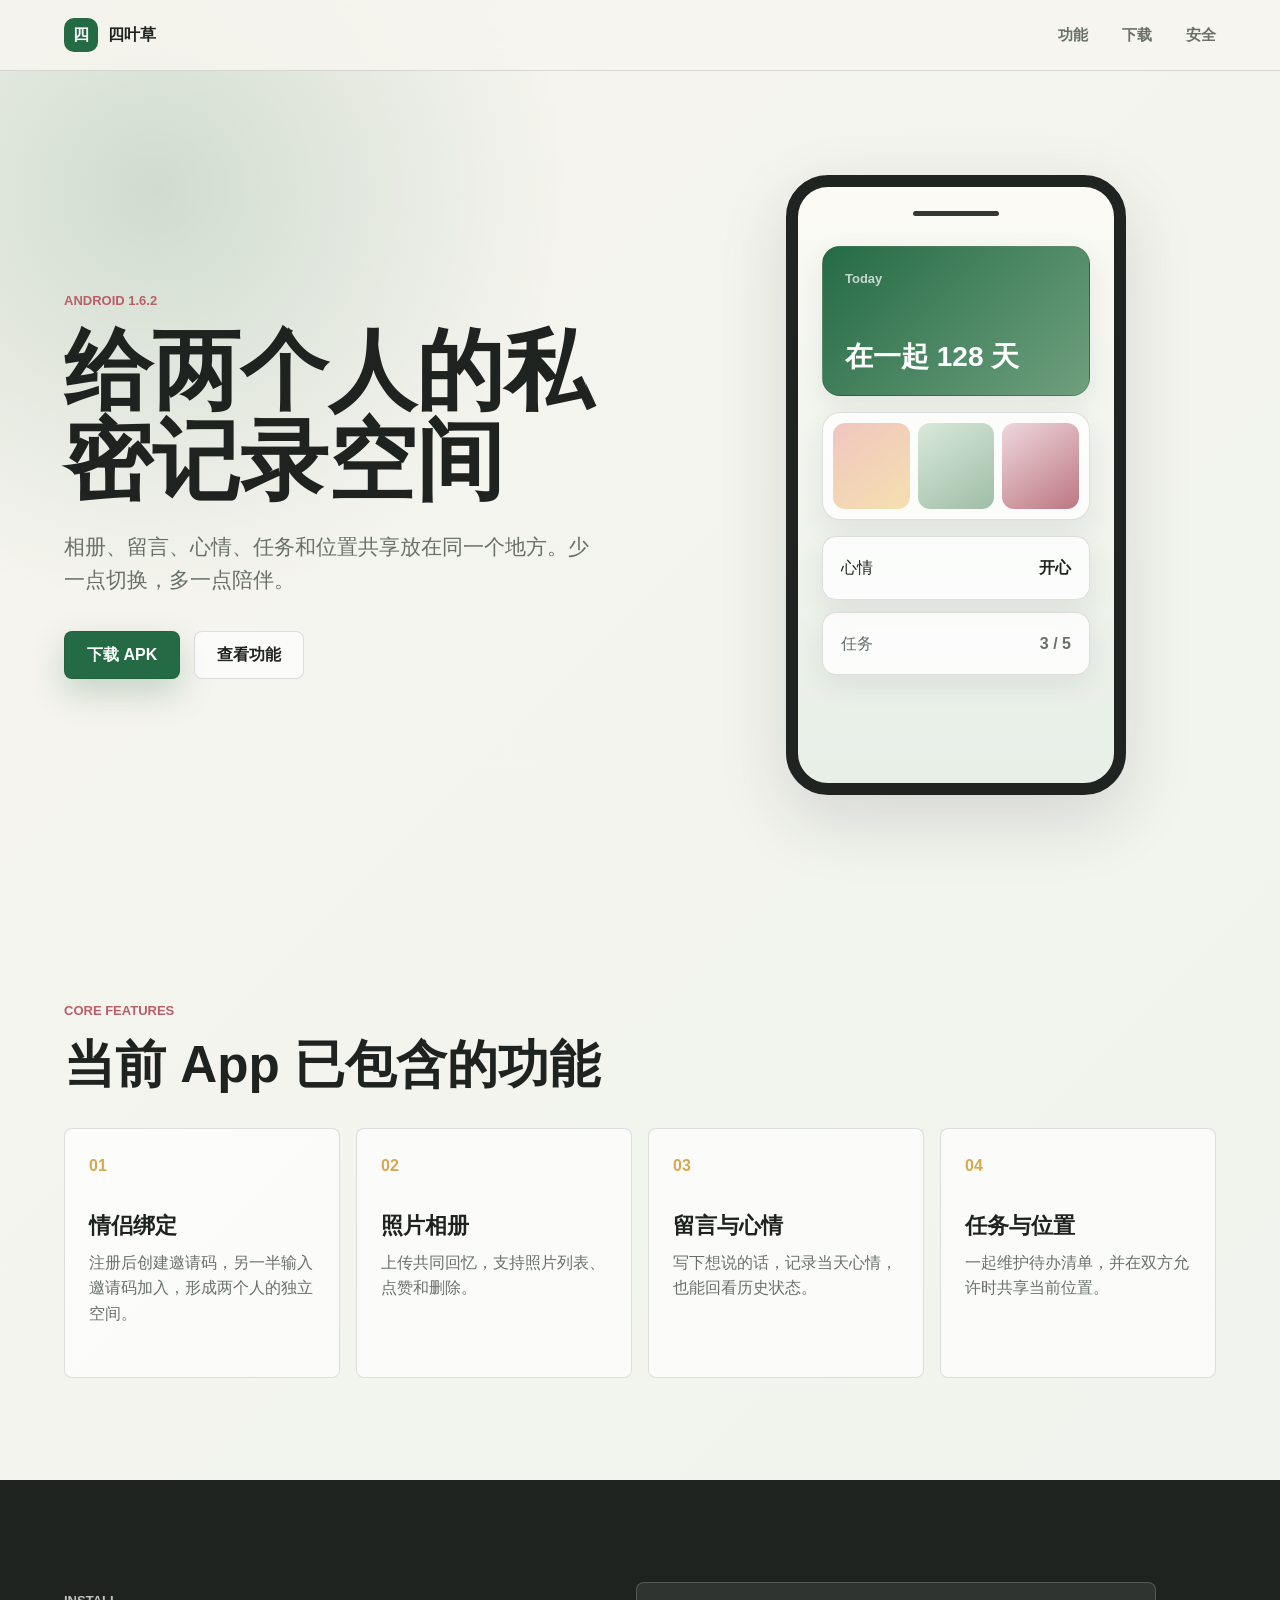
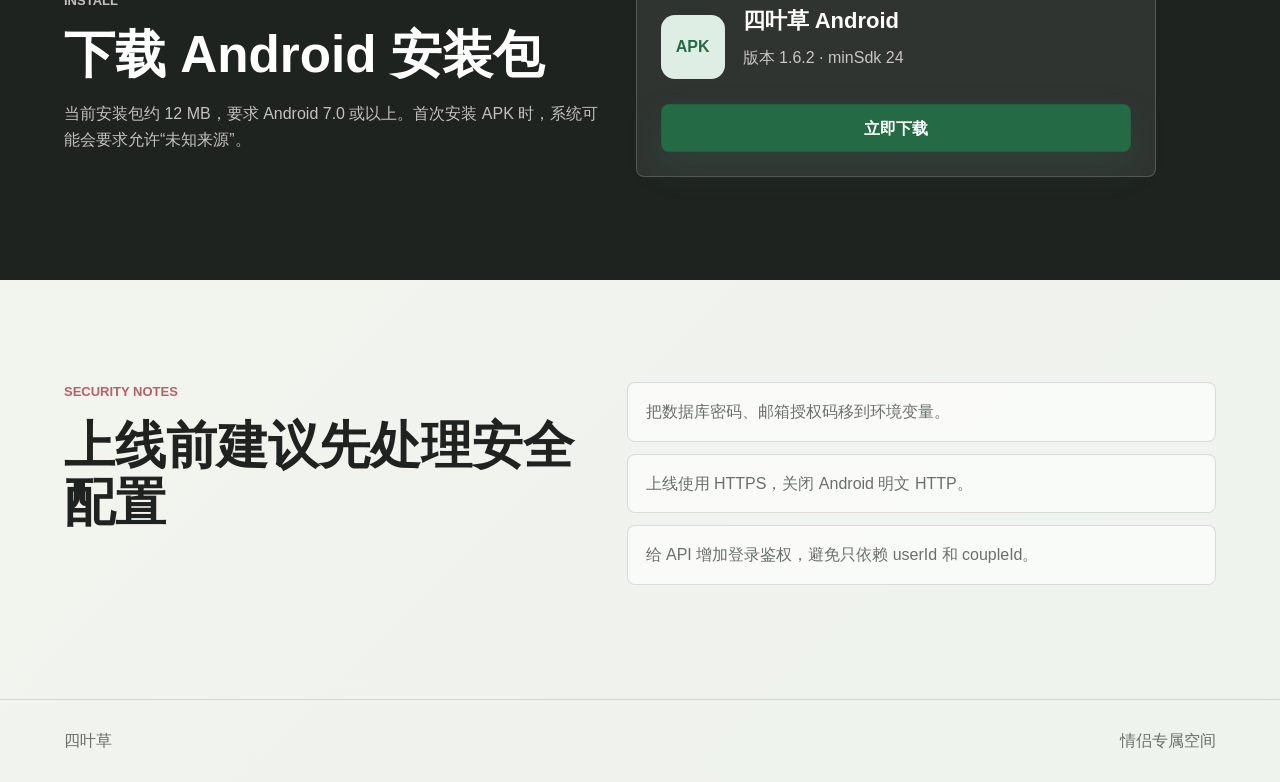
<file: website/index.html>
<!DOCTYPE html>
<html lang="zh-CN">
<head>
    <meta charset="UTF-8">
    <meta name="viewport" content="width=device-width, initial-scale=1.0">
    <meta name="description" content="四叶草情侣 App，记录相册、留言、心情、任务和位置共享。">
    <title>四叶草 - 情侣专属空间</title>
    <link rel="stylesheet" href="style.css">
</head>
<body>
    <header class="site-header">
        <a class="brand" href="#top" aria-label="四叶草首页">
            <span class="brand-mark">四</span>
            <span>四叶草</span>
        </a>
        <nav class="nav-links" aria-label="主导航">
            <a href="#features">功能</a>
            <a href="#download">下载</a>
            <a href="#privacy">安全</a>
        </nav>
    </header>

    <main id="top">
        <section class="hero">
            <div class="hero-copy">
                <p class="eyebrow">Android 1.6.2</p>
                <h1>给两个人的私密记录空间</h1>
                <p class="hero-text">相册、留言、心情、任务和位置共享放在同一个地方。少一点切换，多一点陪伴。</p>
                <div class="hero-actions">
                    <a class="button primary" href="app-release.apk" download>下载 APK</a>
                    <a class="button secondary" href="#features">查看功能</a>
                </div>
            </div>

            <div class="phone-stage" aria-hidden="true">
                <div class="phone">
                    <div class="phone-top"></div>
                    <div class="app-card cover">
                        <span class="small-label">Today</span>
                        <strong>在一起 128 天</strong>
                    </div>
                    <div class="app-card photo">
                        <span></span>
                        <span></span>
                        <span></span>
                    </div>
                    <div class="app-row">
                        <div>心情</div>
                        <strong>开心</strong>
                    </div>
                    <div class="app-row muted">
                        <div>任务</div>
                        <strong>3 / 5</strong>
                    </div>
                </div>
            </div>
        </section>

        <section id="features" class="section">
            <div class="section-heading">
                <p class="eyebrow">Core Features</p>
                <h2>当前 App 已包含的功能</h2>
            </div>
            <div class="feature-grid">
                <article>
                    <span>01</span>
                    <h3>情侣绑定</h3>
                    <p>注册后创建邀请码，另一半输入邀请码加入，形成两个人的独立空间。</p>
                </article>
                <article>
                    <span>02</span>
                    <h3>照片相册</h3>
                    <p>上传共同回忆，支持照片列表、点赞和删除。</p>
                </article>
                <article>
                    <span>03</span>
                    <h3>留言与心情</h3>
                    <p>写下想说的话，记录当天心情，也能回看历史状态。</p>
                </article>
                <article>
                    <span>04</span>
                    <h3>任务与位置</h3>
                    <p>一起维护待办清单，并在双方允许时共享当前位置。</p>
                </article>
            </div>
        </section>

        <section id="download" class="download-section">
            <div>
                <p class="eyebrow">Install</p>
                <h2>下载 Android 安装包</h2>
                <p>当前安装包约 12 MB，要求 Android 7.0 或以上。首次安装 APK 时，系统可能会要求允许“未知来源”。</p>
            </div>
            <div class="download-panel">
                <div class="apk-icon">APK</div>
                <div>
                    <h3>四叶草 Android</h3>
                    <p>版本 1.6.2 · minSdk 24</p>
                </div>
                <a class="button primary" href="app-release.apk" download>立即下载</a>
            </div>
        </section>

        <section id="privacy" class="section split">
            <div class="section-heading">
                <p class="eyebrow">Security Notes</p>
                <h2>上线前建议先处理安全配置</h2>
            </div>
            <ul class="check-list">
                <li>把数据库密码、邮箱授权码移到环境变量。</li>
                <li>上线使用 HTTPS，关闭 Android 明文 HTTP。</li>
                <li>给 API 增加登录鉴权，避免只依赖 userId 和 coupleId。</li>
            </ul>
        </section>
    </main>

    <footer class="footer">
        <span>四叶草</span>
        <span>情侣专属空间</span>
    </footer>

    <script src="script.js"></script>
</body>
</html>
</file>
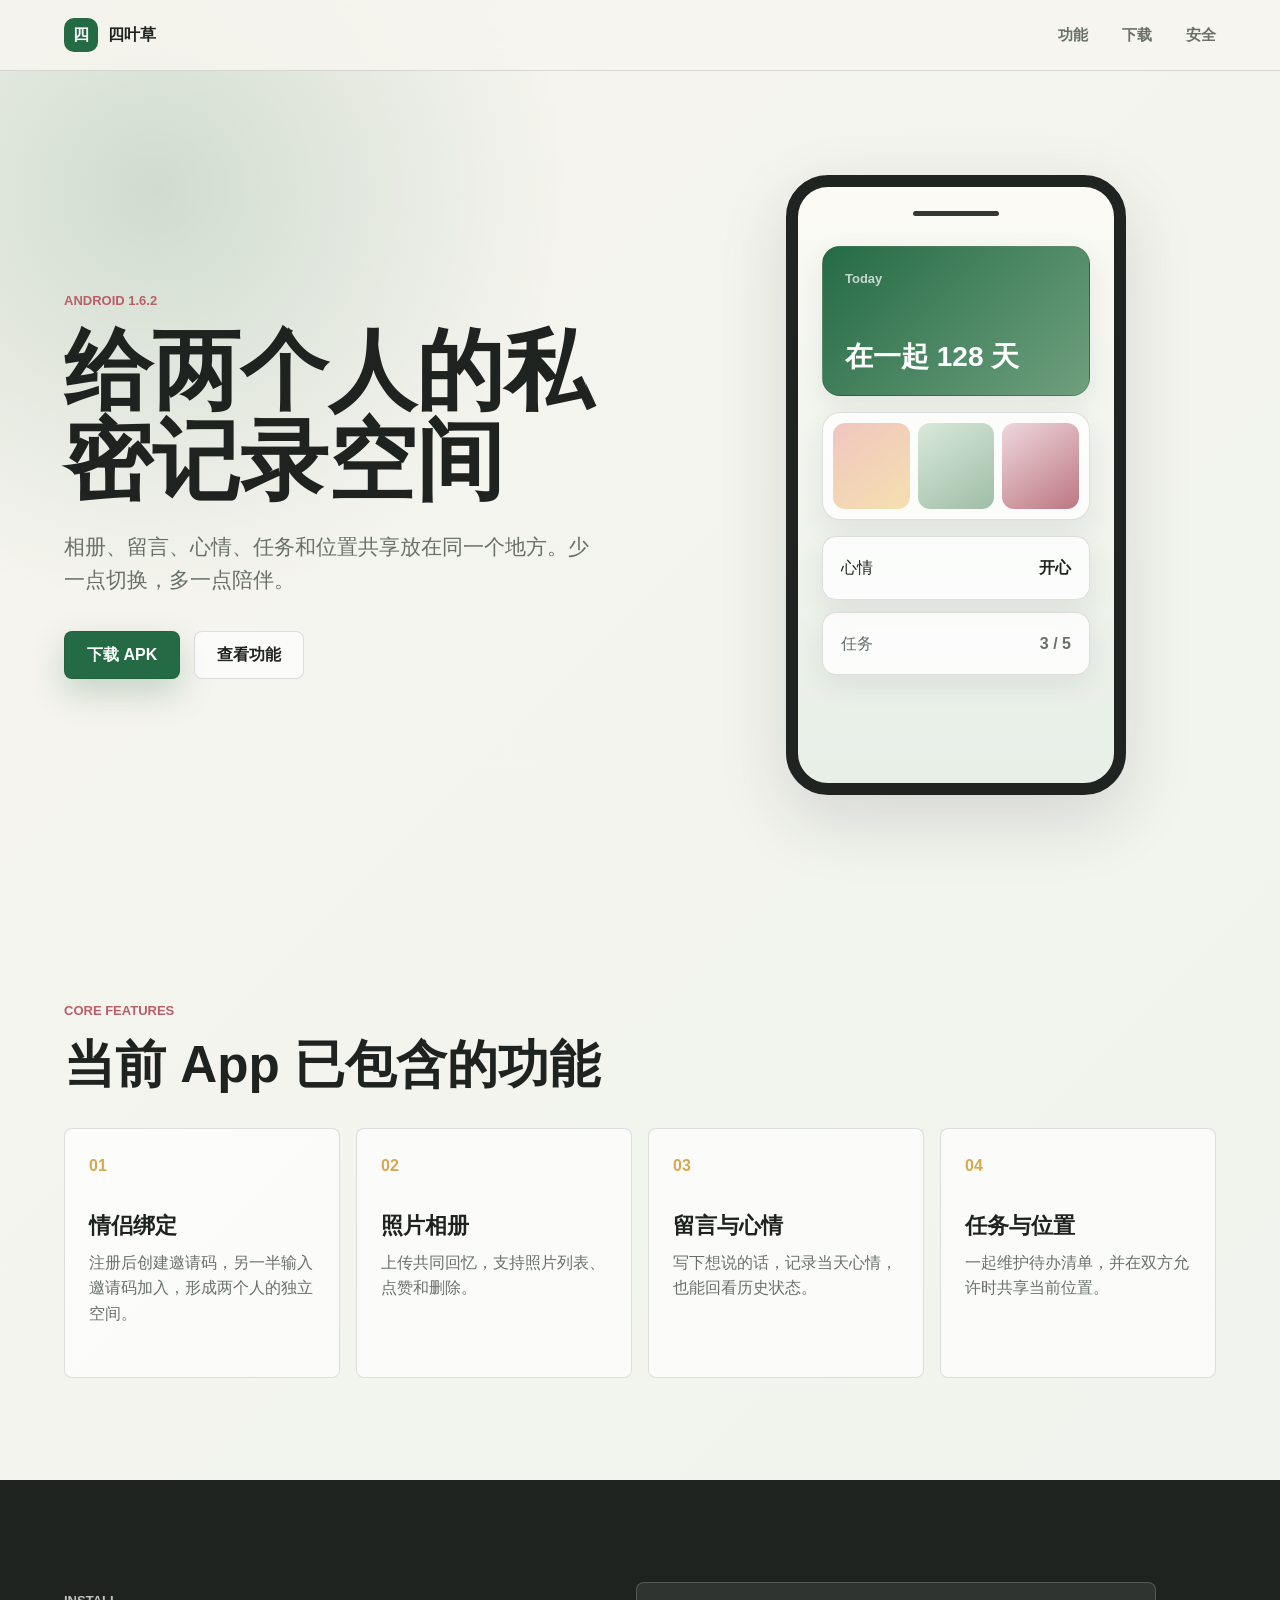
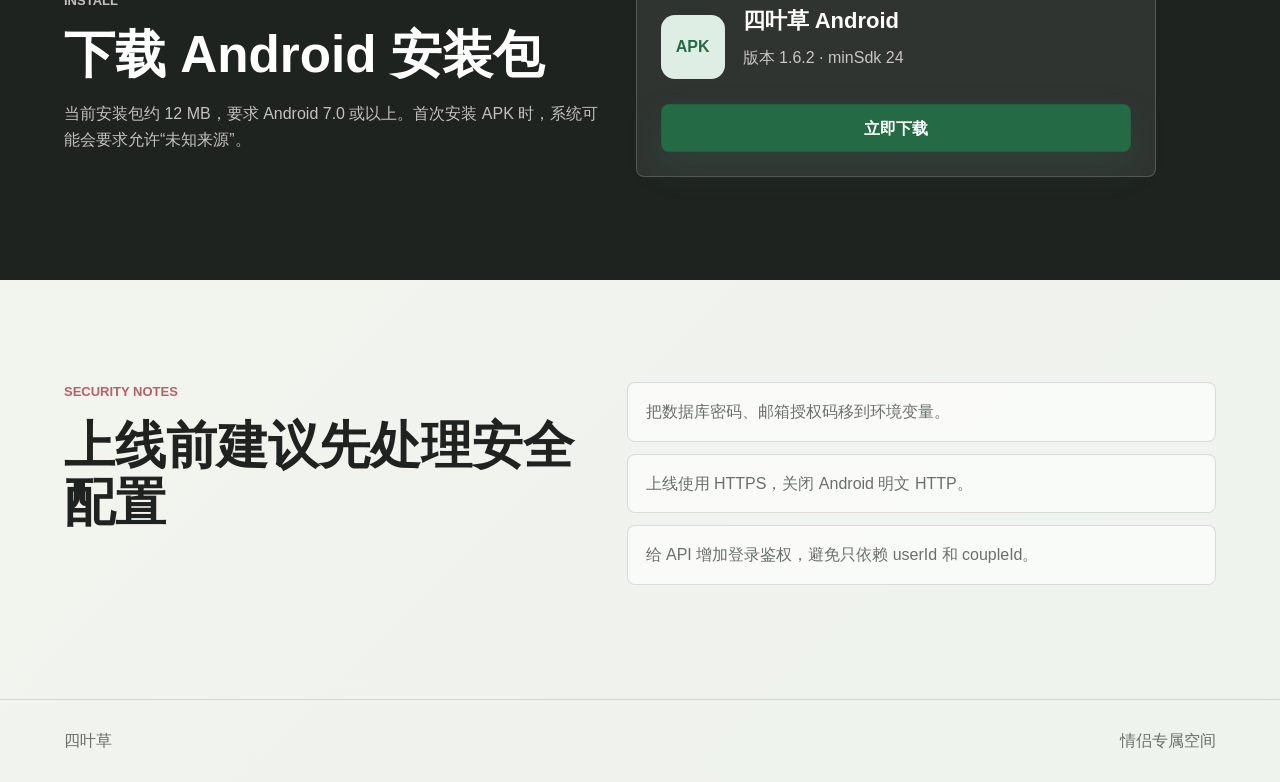
<file: myphd/sever/src/main/resources/static/index.html>
<!DOCTYPE html>
<html lang="zh-CN">
<head>
    <meta charset="UTF-8">
    <meta name="viewport" content="width=device-width, initial-scale=1.0">
    <meta name="description" content="四叶草情侣 App，记录相册、留言、心情、任务和位置共享。">
    <title>四叶草 - 情侣专属空间</title>
    <link rel="stylesheet" href="style.css">
</head>
<body>
    <header class="site-header">
        <a class="brand" href="#top" aria-label="四叶草首页">
            <span class="brand-mark">四</span>
            <span>四叶草</span>
        </a>
        <nav class="nav-links" aria-label="主导航">
            <a href="#features">功能</a>
            <a href="#download">下载</a>
            <a href="#privacy">安全</a>
        </nav>
    </header>

    <main id="top">
        <section class="hero">
            <div class="hero-copy">
                <p class="eyebrow">Android 1.6.2</p>
                <h1>给两个人的私密记录空间</h1>
                <p class="hero-text">相册、留言、心情、任务和位置共享放在同一个地方。少一点切换，多一点陪伴。</p>
                <div class="hero-actions">
                    <a class="button primary" href="/app-release.apk" download>下载 APK</a>
                    <a class="button secondary" href="#features">查看功能</a>
                </div>
            </div>

            <div class="phone-stage" aria-hidden="true">
                <div class="phone">
                    <div class="phone-top"></div>
                    <div class="app-card cover">
                        <span class="small-label">Today</span>
                        <strong>在一起 128 天</strong>
                    </div>
                    <div class="app-card photo">
                        <span></span>
                        <span></span>
                        <span></span>
                    </div>
                    <div class="app-row">
                        <div>心情</div>
                        <strong>开心</strong>
                    </div>
                    <div class="app-row muted">
                        <div>任务</div>
                        <strong>3 / 5</strong>
                    </div>
                </div>
            </div>
        </section>

        <section id="features" class="section">
            <div class="section-heading">
                <p class="eyebrow">Core Features</p>
                <h2>当前 App 已包含的功能</h2>
            </div>
            <div class="feature-grid">
                <article>
                    <span>01</span>
                    <h3>情侣绑定</h3>
                    <p>注册后创建邀请码，另一半输入邀请码加入，形成两个人的独立空间。</p>
                </article>
                <article>
                    <span>02</span>
                    <h3>照片相册</h3>
                    <p>上传共同回忆，支持照片列表、点赞和删除。</p>
                </article>
                <article>
                    <span>03</span>
                    <h3>留言与心情</h3>
                    <p>写下想说的话，记录当天心情，也能回看历史状态。</p>
                </article>
                <article>
                    <span>04</span>
                    <h3>任务与位置</h3>
                    <p>一起维护待办清单，并在双方允许时共享当前位置。</p>
                </article>
            </div>
        </section>

        <section id="download" class="download-section">
            <div>
                <p class="eyebrow">Install</p>
                <h2>下载 Android 安装包</h2>
                <p>当前安装包约 12 MB，要求 Android 7.0 或以上。首次安装 APK 时，系统可能会要求允许“未知来源”。</p>
            </div>
            <div class="download-panel">
                <div class="apk-icon">APK</div>
                <div>
                    <h3>四叶草 Android</h3>
                    <p>版本 1.6.2 · minSdk 24</p>
                </div>
                <a class="button primary" href="/app-release.apk" download>立即下载</a>
            </div>
        </section>

        <section id="privacy" class="section split">
            <div class="section-heading">
                <p class="eyebrow">Security Notes</p>
                <h2>上线前建议先处理安全配置</h2>
            </div>
            <ul class="check-list">
                <li>把数据库密码、邮箱授权码移到环境变量。</li>
                <li>上线使用 HTTPS，关闭 Android 明文 HTTP。</li>
                <li>给 API 增加登录鉴权，避免只依赖 userId 和 coupleId。</li>
            </ul>
        </section>
    </main>

    <footer class="footer">
        <span>四叶草</span>
        <span>情侣专属空间</span>
    </footer>

    <script src="script.js"></script>
</body>
</html>
</file>
<file: website/style.css>
:root {
    --ink: #1f2320;
    --muted: #687069;
    --paper: #f7f5ef;
    --surface: #ffffff;
    --clover: #246b45;
    --clover-soft: #dfeee4;
    --rose: #b85f6a;
    --amber: #d7a84f;
    --line: rgba(31, 35, 32, 0.14);
    --shadow: 0 24px 70px rgba(31, 35, 32, 0.14);
}

* {
    box-sizing: border-box;
}

html {
    scroll-behavior: smooth;
}

body {
    margin: 0;
    font-family: "Microsoft YaHei", "PingFang SC", "Noto Sans CJK SC", sans-serif;
    color: var(--ink);
    background:
        radial-gradient(circle at 12% 8%, rgba(36, 107, 69, 0.18), transparent 26rem),
        linear-gradient(135deg, #f7f5ef 0%, #eef3ed 100%);
    line-height: 1.6;
}

a {
    color: inherit;
}

.site-header {
    position: sticky;
    top: 0;
    z-index: 10;
    display: flex;
    align-items: center;
    justify-content: space-between;
    padding: 18px clamp(20px, 5vw, 72px);
    background: rgba(247, 245, 239, 0.86);
    border-bottom: 1px solid var(--line);
    backdrop-filter: blur(16px);
}

.brand,
.nav-links {
    display: flex;
    align-items: center;
}

.brand {
    gap: 10px;
    font-weight: 800;
    text-decoration: none;
}

.brand-mark {
    display: grid;
    width: 34px;
    height: 34px;
    place-items: center;
    border-radius: 10px;
    background: var(--clover);
    color: white;
}

.nav-links {
    gap: clamp(14px, 3vw, 34px);
}

.nav-links a {
    color: var(--muted);
    font-size: 15px;
    font-weight: 700;
    text-decoration: none;
}

.nav-links a:hover {
    color: var(--clover);
}

.hero {
    display: grid;
    grid-template-columns: minmax(0, 1fr) minmax(280px, 520px);
    gap: clamp(36px, 7vw, 96px);
    align-items: center;
    min-height: calc(100vh - 72px);
    padding: clamp(56px, 8vw, 104px) clamp(20px, 5vw, 72px);
}

.hero-copy {
    max-width: 720px;
}

.eyebrow {
    margin: 0 0 14px;
    color: var(--rose);
    font-size: 13px;
    font-weight: 900;
    letter-spacing: 0;
    text-transform: uppercase;
}

h1,
h2,
h3,
p {
    margin-top: 0;
}

h1 {
    max-width: 760px;
    margin-bottom: 24px;
    font-size: clamp(46px, 7vw, 88px);
    line-height: 1.02;
    letter-spacing: 0;
}

h2 {
    margin-bottom: 18px;
    font-size: clamp(30px, 4vw, 52px);
    line-height: 1.12;
    letter-spacing: 0;
}

h3 {
    margin-bottom: 10px;
    font-size: 22px;
    line-height: 1.25;
}

.hero-text {
    max-width: 560px;
    margin-bottom: 34px;
    color: var(--muted);
    font-size: clamp(17px, 2vw, 21px);
}

.hero-actions {
    display: flex;
    flex-wrap: wrap;
    gap: 14px;
}

.button {
    display: inline-flex;
    align-items: center;
    justify-content: center;
    min-height: 48px;
    padding: 0 22px;
    border: 1px solid var(--line);
    border-radius: 8px;
    font-weight: 800;
    text-decoration: none;
    transition: transform 180ms ease, box-shadow 180ms ease, background 180ms ease;
}

.button:hover {
    transform: translateY(-2px);
}

.button.primary {
    background: var(--clover);
    color: white;
    box-shadow: 0 14px 34px rgba(36, 107, 69, 0.24);
}

.button.secondary {
    background: rgba(255, 255, 255, 0.62);
}

.phone-stage {
    display: grid;
    place-items: center;
}

.phone {
    width: min(340px, 82vw);
    min-height: 620px;
    padding: 24px;
    border: 12px solid #202421;
    border-radius: 42px;
    background: linear-gradient(180deg, #fbfaf5, #e7efe7);
    box-shadow: var(--shadow);
}

.phone-top {
    width: 86px;
    height: 5px;
    margin: 0 auto 30px;
    border-radius: 999px;
    background: #343936;
}

.app-card,
.app-row {
    border: 1px solid var(--line);
    background: rgba(255, 255, 255, 0.78);
    box-shadow: 0 10px 28px rgba(31, 35, 32, 0.08);
}

.app-card {
    border-radius: 18px;
}

.app-card.cover {
    display: grid;
    gap: 10px;
    min-height: 150px;
    padding: 22px;
    background: linear-gradient(135deg, var(--clover), #6fa07e);
    color: white;
}

.small-label {
    color: rgba(255, 255, 255, 0.72);
    font-size: 13px;
    font-weight: 800;
}

.app-card.cover strong {
    align-self: end;
    font-size: 28px;
    line-height: 1.15;
}

.app-card.photo {
    display: grid;
    grid-template-columns: repeat(3, 1fr);
    gap: 8px;
    margin: 16px 0;
    padding: 10px;
}

.app-card.photo span {
    min-height: 86px;
    border-radius: 12px;
    background: linear-gradient(145deg, #f0c6bf, #f5e0af);
}

.app-card.photo span:nth-child(2) {
    background: linear-gradient(145deg, #d9e9d9, #9ebda7);
}

.app-card.photo span:nth-child(3) {
    background: linear-gradient(145deg, #efd7de, #bc7780);
}

.app-row {
    display: flex;
    justify-content: space-between;
    margin-top: 12px;
    padding: 18px;
    border-radius: 14px;
}

.app-row.muted {
    color: var(--muted);
}

.section,
.download-section {
    padding: clamp(56px, 8vw, 104px) clamp(20px, 5vw, 72px);
}

.section-heading {
    max-width: 720px;
    margin-bottom: 34px;
}

.feature-grid {
    display: grid;
    grid-template-columns: repeat(4, minmax(0, 1fr));
    gap: 16px;
}

.feature-grid article {
    min-height: 250px;
    padding: 24px;
    border: 1px solid var(--line);
    border-radius: 8px;
    background: rgba(255, 255, 255, 0.68);
}

.feature-grid span {
    display: inline-block;
    margin-bottom: 34px;
    color: var(--amber);
    font-weight: 900;
}

.feature-grid p,
.download-section p,
.check-list {
    color: var(--muted);
}

.download-section {
    display: grid;
    grid-template-columns: minmax(0, 0.9fr) minmax(280px, 520px);
    gap: 28px;
    align-items: center;
    background: var(--ink);
    color: white;
}

.download-section p {
    color: rgba(255, 255, 255, 0.72);
}

.download-panel {
    display: grid;
    grid-template-columns: auto 1fr;
    gap: 18px;
    align-items: center;
    padding: 24px;
    border: 1px solid rgba(255, 255, 255, 0.18);
    border-radius: 8px;
    background: rgba(255, 255, 255, 0.08);
}

.download-panel .button {
    grid-column: 1 / -1;
}

.apk-icon {
    display: grid;
    width: 64px;
    height: 64px;
    place-items: center;
    border-radius: 14px;
    background: var(--clover-soft);
    color: var(--clover);
    font-weight: 900;
}

.split {
    display: grid;
    grid-template-columns: minmax(0, 0.9fr) minmax(280px, 1fr);
    gap: 32px;
}

.check-list {
    margin: 0;
    padding: 0;
    list-style: none;
}

.check-list li {
    margin-bottom: 12px;
    padding: 16px 18px;
    border: 1px solid var(--line);
    border-radius: 8px;
    background: rgba(255, 255, 255, 0.64);
}

.footer {
    display: flex;
    justify-content: space-between;
    gap: 16px;
    padding: 28px clamp(20px, 5vw, 72px);
    color: var(--muted);
    border-top: 1px solid var(--line);
}

.is-visible {
    animation: rise 600ms ease both;
}

@keyframes rise {
    from {
        opacity: 0;
        transform: translateY(16px);
    }
    to {
        opacity: 1;
        transform: translateY(0);
    }
}

@media (max-width: 900px) {
    .hero,
    .download-section,
    .split {
        grid-template-columns: 1fr;
    }

    .hero {
        min-height: auto;
    }

    .feature-grid {
        grid-template-columns: repeat(2, minmax(0, 1fr));
    }
}

@media (max-width: 620px) {
    .site-header,
    .footer {
        align-items: flex-start;
        flex-direction: column;
    }

    .feature-grid {
        grid-template-columns: 1fr;
    }

    .phone {
        min-height: 560px;
    }

    .button {
        width: 100%;
    }
}
</file>
<file: myphd/sever/src/main/resources/static/style.css>
:root {
    --ink: #1f2320;
    --muted: #687069;
    --paper: #f7f5ef;
    --surface: #ffffff;
    --clover: #246b45;
    --clover-soft: #dfeee4;
    --rose: #b85f6a;
    --amber: #d7a84f;
    --line: rgba(31, 35, 32, 0.14);
    --shadow: 0 24px 70px rgba(31, 35, 32, 0.14);
}

* {
    box-sizing: border-box;
}

html {
    scroll-behavior: smooth;
}

body {
    margin: 0;
    font-family: "Microsoft YaHei", "PingFang SC", "Noto Sans CJK SC", sans-serif;
    color: var(--ink);
    background:
        radial-gradient(circle at 12% 8%, rgba(36, 107, 69, 0.18), transparent 26rem),
        linear-gradient(135deg, #f7f5ef 0%, #eef3ed 100%);
    line-height: 1.6;
}

a {
    color: inherit;
}

.site-header {
    position: sticky;
    top: 0;
    z-index: 10;
    display: flex;
    align-items: center;
    justify-content: space-between;
    padding: 18px clamp(20px, 5vw, 72px);
    background: rgba(247, 245, 239, 0.86);
    border-bottom: 1px solid var(--line);
    backdrop-filter: blur(16px);
}

.brand,
.nav-links {
    display: flex;
    align-items: center;
}

.brand {
    gap: 10px;
    font-weight: 800;
    text-decoration: none;
}

.brand-mark {
    display: grid;
    width: 34px;
    height: 34px;
    place-items: center;
    border-radius: 10px;
    background: var(--clover);
    color: white;
}

.nav-links {
    gap: clamp(14px, 3vw, 34px);
}

.nav-links a {
    color: var(--muted);
    font-size: 15px;
    font-weight: 700;
    text-decoration: none;
}

.nav-links a:hover {
    color: var(--clover);
}

.hero {
    display: grid;
    grid-template-columns: minmax(0, 1fr) minmax(280px, 520px);
    gap: clamp(36px, 7vw, 96px);
    align-items: center;
    min-height: calc(100vh - 72px);
    padding: clamp(56px, 8vw, 104px) clamp(20px, 5vw, 72px);
}

.hero-copy {
    max-width: 720px;
}

.eyebrow {
    margin: 0 0 14px;
    color: var(--rose);
    font-size: 13px;
    font-weight: 900;
    letter-spacing: 0;
    text-transform: uppercase;
}

h1,
h2,
h3,
p {
    margin-top: 0;
}

h1 {
    max-width: 760px;
    margin-bottom: 24px;
    font-size: clamp(46px, 7vw, 88px);
    line-height: 1.02;
    letter-spacing: 0;
}

h2 {
    margin-bottom: 18px;
    font-size: clamp(30px, 4vw, 52px);
    line-height: 1.12;
    letter-spacing: 0;
}

h3 {
    margin-bottom: 10px;
    font-size: 22px;
    line-height: 1.25;
}

.hero-text {
    max-width: 560px;
    margin-bottom: 34px;
    color: var(--muted);
    font-size: clamp(17px, 2vw, 21px);
}

.hero-actions {
    display: flex;
    flex-wrap: wrap;
    gap: 14px;
}

.button {
    display: inline-flex;
    align-items: center;
    justify-content: center;
    min-height: 48px;
    padding: 0 22px;
    border: 1px solid var(--line);
    border-radius: 8px;
    font-weight: 800;
    text-decoration: none;
    transition: transform 180ms ease, box-shadow 180ms ease, background 180ms ease;
}

.button:hover {
    transform: translateY(-2px);
}

.button.primary {
    background: var(--clover);
    color: white;
    box-shadow: 0 14px 34px rgba(36, 107, 69, 0.24);
}

.button.secondary {
    background: rgba(255, 255, 255, 0.62);
}

.phone-stage {
    display: grid;
    place-items: center;
}

.phone {
    width: min(340px, 82vw);
    min-height: 620px;
    padding: 24px;
    border: 12px solid #202421;
    border-radius: 42px;
    background: linear-gradient(180deg, #fbfaf5, #e7efe7);
    box-shadow: var(--shadow);
}

.phone-top {
    width: 86px;
    height: 5px;
    margin: 0 auto 30px;
    border-radius: 999px;
    background: #343936;
}

.app-card,
.app-row {
    border: 1px solid var(--line);
    background: rgba(255, 255, 255, 0.78);
    box-shadow: 0 10px 28px rgba(31, 35, 32, 0.08);
}

.app-card {
    border-radius: 18px;
}

.app-card.cover {
    display: grid;
    gap: 10px;
    min-height: 150px;
    padding: 22px;
    background: linear-gradient(135deg, var(--clover), #6fa07e);
    color: white;
}

.small-label {
    color: rgba(255, 255, 255, 0.72);
    font-size: 13px;
    font-weight: 800;
}

.app-card.cover strong {
    align-self: end;
    font-size: 28px;
    line-height: 1.15;
}

.app-card.photo {
    display: grid;
    grid-template-columns: repeat(3, 1fr);
    gap: 8px;
    margin: 16px 0;
    padding: 10px;
}

.app-card.photo span {
    min-height: 86px;
    border-radius: 12px;
    background: linear-gradient(145deg, #f0c6bf, #f5e0af);
}

.app-card.photo span:nth-child(2) {
    background: linear-gradient(145deg, #d9e9d9, #9ebda7);
}

.app-card.photo span:nth-child(3) {
    background: linear-gradient(145deg, #efd7de, #bc7780);
}

.app-row {
    display: flex;
    justify-content: space-between;
    margin-top: 12px;
    padding: 18px;
    border-radius: 14px;
}

.app-row.muted {
    color: var(--muted);
}

.section,
.download-section {
    padding: clamp(56px, 8vw, 104px) clamp(20px, 5vw, 72px);
}

.section-heading {
    max-width: 720px;
    margin-bottom: 34px;
}

.feature-grid {
    display: grid;
    grid-template-columns: repeat(4, minmax(0, 1fr));
    gap: 16px;
}

.feature-grid article {
    min-height: 250px;
    padding: 24px;
    border: 1px solid var(--line);
    border-radius: 8px;
    background: rgba(255, 255, 255, 0.68);
}

.feature-grid span {
    display: inline-block;
    margin-bottom: 34px;
    color: var(--amber);
    font-weight: 900;
}

.feature-grid p,
.download-section p,
.check-list {
    color: var(--muted);
}

.download-section {
    display: grid;
    grid-template-columns: minmax(0, 0.9fr) minmax(280px, 520px);
    gap: 28px;
    align-items: center;
    background: var(--ink);
    color: white;
}

.download-section p {
    color: rgba(255, 255, 255, 0.72);
}

.download-panel {
    display: grid;
    grid-template-columns: auto 1fr;
    gap: 18px;
    align-items: center;
    padding: 24px;
    border: 1px solid rgba(255, 255, 255, 0.18);
    border-radius: 8px;
    background: rgba(255, 255, 255, 0.08);
}

.download-panel .button {
    grid-column: 1 / -1;
}

.apk-icon {
    display: grid;
    width: 64px;
    height: 64px;
    place-items: center;
    border-radius: 14px;
    background: var(--clover-soft);
    color: var(--clover);
    font-weight: 900;
}

.split {
    display: grid;
    grid-template-columns: minmax(0, 0.9fr) minmax(280px, 1fr);
    gap: 32px;
}

.check-list {
    margin: 0;
    padding: 0;
    list-style: none;
}

.check-list li {
    margin-bottom: 12px;
    padding: 16px 18px;
    border: 1px solid var(--line);
    border-radius: 8px;
    background: rgba(255, 255, 255, 0.64);
}

.footer {
    display: flex;
    justify-content: space-between;
    gap: 16px;
    padding: 28px clamp(20px, 5vw, 72px);
    color: var(--muted);
    border-top: 1px solid var(--line);
}

.is-visible {
    animation: rise 600ms ease both;
}

@keyframes rise {
    from {
        opacity: 0;
        transform: translateY(16px);
    }
    to {
        opacity: 1;
        transform: translateY(0);
    }
}

@media (max-width: 900px) {
    .hero,
    .download-section,
    .split {
        grid-template-columns: 1fr;
    }

    .hero {
        min-height: auto;
    }

    .feature-grid {
        grid-template-columns: repeat(2, minmax(0, 1fr));
    }
}

@media (max-width: 620px) {
    .site-header,
    .footer {
        align-items: flex-start;
        flex-direction: column;
    }

    .feature-grid {
        grid-template-columns: 1fr;
    }

    .phone {
        min-height: 560px;
    }

    .button {
        width: 100%;
    }
}
</file>
